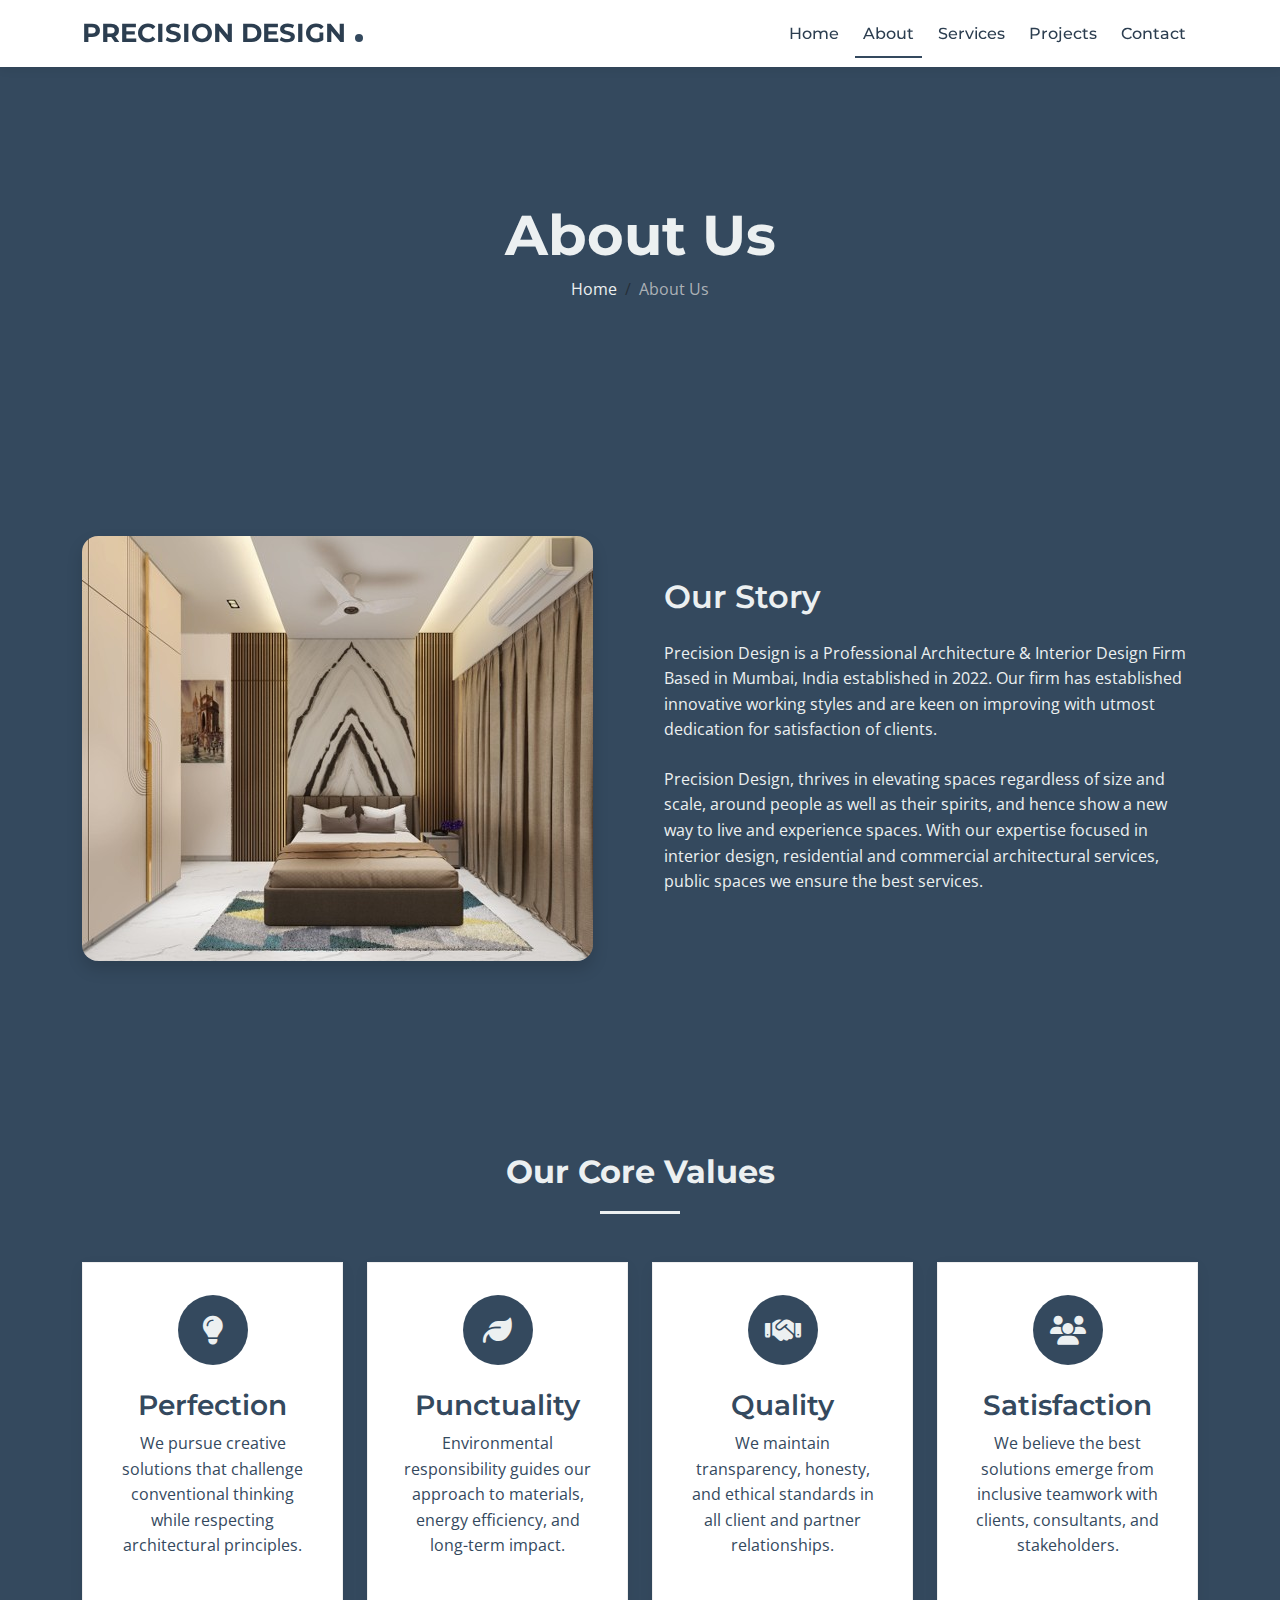
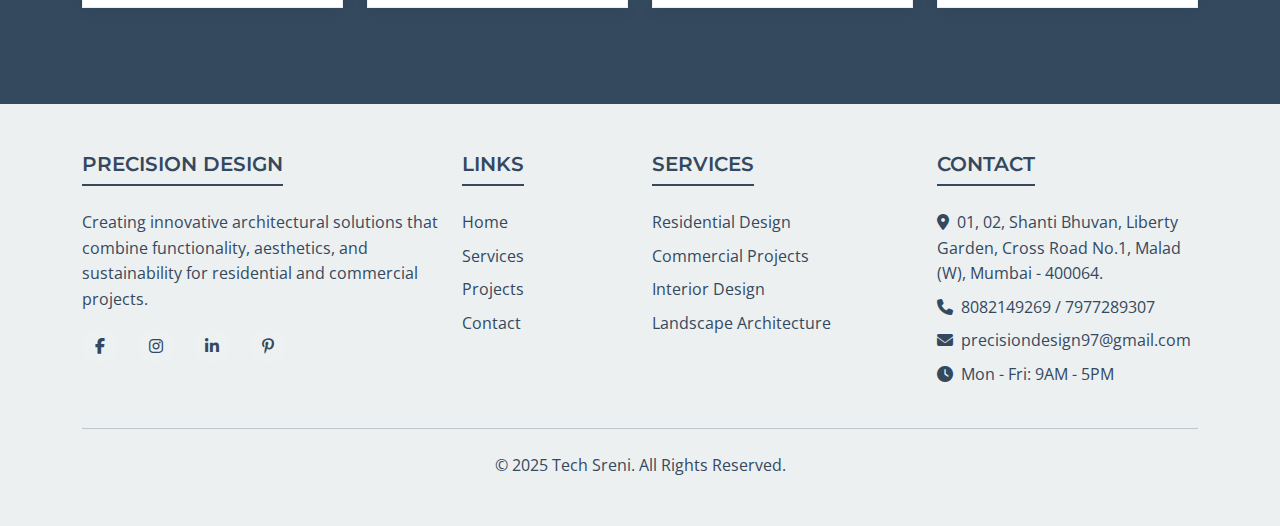
<file: about.html>
<!DOCTYPE html>
<html lang="en">
  <head>
    <meta charset="UTF-8" />
    <meta name="viewport" content="width=device-width, initial-scale=1.0" />
    <title>About Us - PRECISION DESIGN</title>
    <meta name="description" content="Learn about PRECISION DESIGN Design's team, values, and approach to architecture." />
    
    <!-- Bootstrap CSS -->
    <link href="https://cdn.jsdelivr.net/npm/bootstrap@5.3.0/dist/css/bootstrap.min.css" rel="stylesheet">
    
    <!-- Google Fonts -->
    <link rel="preconnect" href="https://fonts.googleapis.com">
    <link rel="preconnect" href="https://fonts.gstatic.com" crossorigin>
    <link href="https://fonts.googleapis.com/css2?family=Montserrat:wght@300;400;500;600;700&family=Open+Sans:wght@300;400;500;600&display=swap" rel="stylesheet">
    
    <!-- Font Awesome -->
    <link rel="stylesheet" href="https://cdnjs.cloudflare.com/ajax/libs/font-awesome/6.4.0/css/all.min.css">
    
    <!-- Custom CSS -->
    <link rel="stylesheet" href="css/styles.css">
    <link rel="stylesheet" href="css/mobile.css">
  </head>
  <body>
    <!-- Navigation -->
    <nav class="navbar navbar-expand-lg navbar-light fixed-top bg-white">
      <div class="container">
        <a class="navbar-brand" href="index.html">
          <span class="brand-text">PRECISION DESIGN</span>
          <span class="brand-dot"></span>
        </a>
        <button class="navbar-toggler" type="button" data-bs-toggle="collapse" data-bs-target="#navbarNav"
          aria-controls="navbarNav" aria-expanded="false" aria-label="Toggle navigation">
          <span class="navbar-toggler-icon"></span>
        </button>
        <div class="collapse navbar-collapse" id="navbarNav">
          <ul class="navbar-nav ms-auto">
            <li class="nav-item">
              <a class="nav-link" href="index.html">Home</a>
            </li>
            <li class="nav-item">
              <a class="nav-link active" href="about.html">About</a>
            </li>
            <li class="nav-item">
              <a class="nav-link" href="service.html">Services</a>
            </li>
            <li class="nav-item">
              <a class="nav-link" href="projects.html">Projects</a>
            </li>
            <li class="nav-item">
              <a class="nav-link" href="contact.html">Contact</a>
            </li>
          </ul>
        </div>
      </div>
    </nav>

    <!-- Page Header -->
    <header class="page-header">
      <div class="page-header-overlay"></div>
      <div class="container">
        <div class="row">
          <div class="col-12 text-center text-white">
            <h1 class="display-4 fw-bold">About Us</h1>
            <nav aria-label="breadcrumb">
              <ol class="breadcrumb justify-content-center">
                <li class="breadcrumb-item"><a href="index.html">Home</a></li>
                <li class="breadcrumb-item active" aria-current="page">About Us</li>
              </ol>
            </nav>
          </div>
        </div>
      </div>
    </header>

    <!-- About Us Section -->
    <section class="about-us-section py-5">
      <div class="container py-5">
        <div class="row g-5 align-items-center">
          <div class="col-lg-6">
            <img src="img/Patels/bedroom-1.jpg" alt="Office Building" class="img-fluid rounded-4 shadow">
          </div>
          <div class="col-lg-6">
            <h2 class="mb-4">Our Story</h2>
            <p class="mb-4">Precision Design is a Professional Architecture & Interior Design Firm Based in Mumbai, India established in 2022. Our firm has established innovative working styles and are keen on improving with utmost dedication for satisfaction of clients.</p>
            <p class="mb-4">Precision Design, thrives in elevating spaces regardless of size and scale, around people as well as their spirits, and hence show a new way to live and experience spaces. With our expertise focused in interior design, residential and commercial architectural services, public spaces we ensure the best services.</p>
          </div>
        </div>
      </div>
    </section>

    <!-- Our Values Section -->
    <section class="values-section py-5">
      <div class="container py-5">
        <div class="section-title text-center mb-5">
          <h2>Our Core Values</h2>
          <div class="title-line"></div>
        </div>
        <div class="row g-4">
          <!-- Value 1 -->
          <div class="col-md-6 col-lg-3">
            <div class="value-card text-center h-100">
              <div class="value-icon">
                <i class="fas fa-lightbulb"></i>
              </div>
              <h3>Perfection</h3>
              <p>We pursue creative solutions that challenge conventional thinking while respecting architectural principles.</p>
            </div>
          </div>
          
          <!-- Value 2 -->
          <div class="col-md-6 col-lg-3">
            <div class="value-card text-center h-100">
              <div class="value-icon">
                <i class="fas fa-leaf"></i>
              </div>
              <h3>Punctuality</h3>
              <p>Environmental responsibility guides our approach to materials, energy efficiency, and long-term impact.</p>
            </div>
          </div>
          
          <!-- Value 3 -->
          <div class="col-md-6 col-lg-3">
            <div class="value-card text-center h-100">
              <div class="value-icon">
                <i class="fas fa-handshake"></i>
              </div>
              <h3>Quality</h3>
              <p>We maintain transparency, honesty, and ethical standards in all client and partner relationships.</p>
            </div>
          </div>
          
          <!-- Value 4 -->
          <div class="col-md-6 col-lg-3">
            <div class="value-card text-center h-100">
              <div class="value-icon">
                <i class="fas fa-users"></i>
              </div>
              <h3>Satisfaction</h3>
              <p>We believe the best solutions emerge from inclusive teamwork with clients, consultants, and stakeholders.</p>
            </div>
          </div>
        </div>
      </div>
    </section>

    

    <!-- Awards Section -->
    <!-- <section class="awards-section bg-light py-5">
      <div class="container py-5">
        <div class="section-title text-center mb-5">
          <h2>Awards & Recognition</h2>
          <div class="title-line"></div>
        </div>
        <div class="row g-4 justify-content-center">
          <div class="col-md-6 col-lg-4">
            <div class="award-card text-center">
              <div class="award-icon">
                <i class="fas fa-trophy"></i>
              </div>
              <h3>Excellence in Design</h3>
              <p>American Architecture Awards</p>
              <p class="text-muted">2023</p>
            </div>
          </div>
          
          <div class="col-md-6 col-lg-4">
            <div class="award-card text-center">
              <div class="award-icon">
                <i class="fas fa-award"></i>
              </div>
              <h3>Sustainability Honor</h3>
              <p>Green Building Council</p>
              <p class="text-muted">2022</p>
            </div>
          </div>
          
          <div class="col-md-6 col-lg-4">
            <div class="award-card text-center">
              <div class="award-icon">
                <i class="fas fa-medal"></i>
              </div>
              <h3>Urban Design Award</h3>
              <p>International Architecture Association</p>
              <p class="text-muted">2021</p>
            </div>
          </div>
        </div>
      </div>
    </section> -->

    <!-- CTA Section -->
    <!-- <section class="cta-section text-white text-center py-5">
      <div class="container py-5">
        <h2 class="display-5 mb-4">Let's Work Together</h2>
        <p class="lead mb-5">Ready to start your architectural journey with us?</p>
        <a href="contact.html" class="btn btn-light btn-lg px-5">Contact Us</a>
      </div>
    </section> -->

    <!-- Footer -->
    <footer class="footer py-5">
      <div class="container">
        <div class="row g-4">
          <div class="col-lg-4 mb-4 mb-lg-0">
            <h5 class="text-uppercase mb-4">PRECISION DESIGN</h5>
            <p>Creating innovative architectural solutions that combine functionality, aesthetics, and sustainability for residential and commercial projects.</p>
            <div class="social-links">
              <a href="#" class="me-3"><i class="fab fa-facebook-f"></i></a>
              <a href="#" class="me-3"><i class="fab fa-instagram"></i></a>
              <a href="#" class="me-3"><i class="fab fa-linkedin-in"></i></a>
              <a href="#" class="me-3"><i class="fab fa-pinterest-p"></i></a>
            </div>
          </div>
          <div class="col-md-4 col-lg-2 mb-4 mb-md-0">
            <h5 class="text-uppercase mb-4">Links</h5>
            <ul class="list-unstyled">
              <li class="mb-2"><a href="index.html">Home</a></li>
              <li class="mb-2"><a href="service.html">Services</a></li>
              <li class="mb-2"><a href="projects.html">Projects</a></li>
              <li class="mb-2"><a href="contact.html">Contact</a></li>
            </ul>
          </div>
          <div class="col-md-4 col-lg-3 mb-4 mb-md-0">
            <h5 class="text-uppercase mb-4">Services</h5>
            <ul class="list-unstyled">
              <li class="mb-2"><a href="#">Residential Design</a></li>
              <li class="mb-2"><a href="#">Commercial Projects</a></li>
              <li class="mb-2"><a href="#">Interior Design</a></li>
              <li class="mb-2"><a href="#">Landscape Architecture</a></li>
            </ul>
          </div>
          <div class="col-md-4 col-lg-3">
            <h5 class="text-uppercase mb-4">Contact</h5>
            <ul class="list-unstyled contact-info">
              <li class="mb-2"><i class="fas fa-map-marker-alt me-2"></i>01, 02, Shanti Bhuvan, Liberty Garden, Cross Road No.1, Malad (W), Mumbai - 400064.</li>
              <li class="mb-2"><i class="fas fa-phone me-2"></i>8082149269 / 7977289307</li>
              <li class="mb-2"><i class="fas fa-envelope me-2"></i>precisiondesign97@gmail.com</li>
              <li class="mb-2"><i class="fas fa-clock me-2"></i>Mon - Fri: 9AM - 5PM</li>
            </ul>
          </div>
        </div>
        <hr class="my-4">
        <div class="text-center">
          <p class="mb-0">&copy; 2025 Tech Sreni. All Rights Reserved.</p>
        </div>
      </div>
    </footer>

    <!-- Bootstrap JS with Popper -->
    <script src="https://cdn.jsdelivr.net/npm/bootstrap@5.3.0/dist/js/bootstrap.bundle.min.js"></script>
    
    <!-- Custom JS -->
    <script src="js/main.js"></script>
  </body>
</html>
</file>
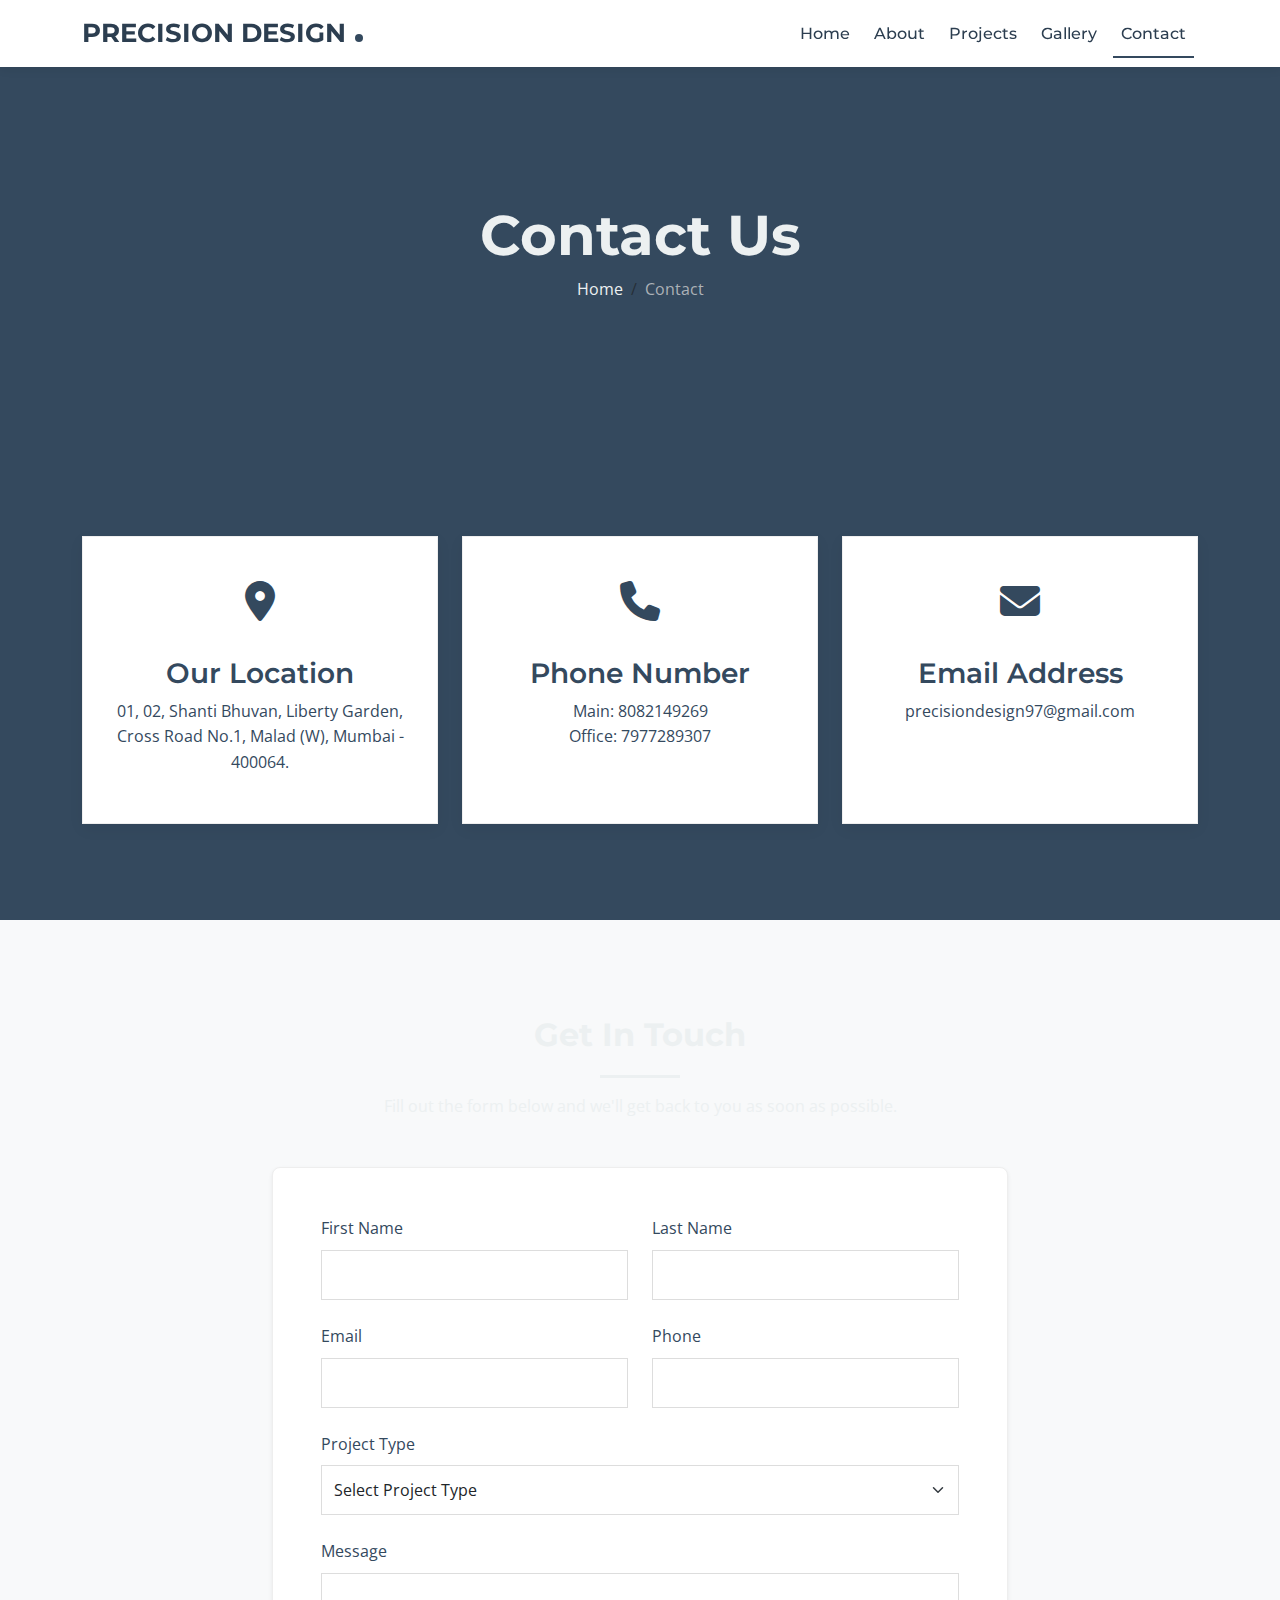
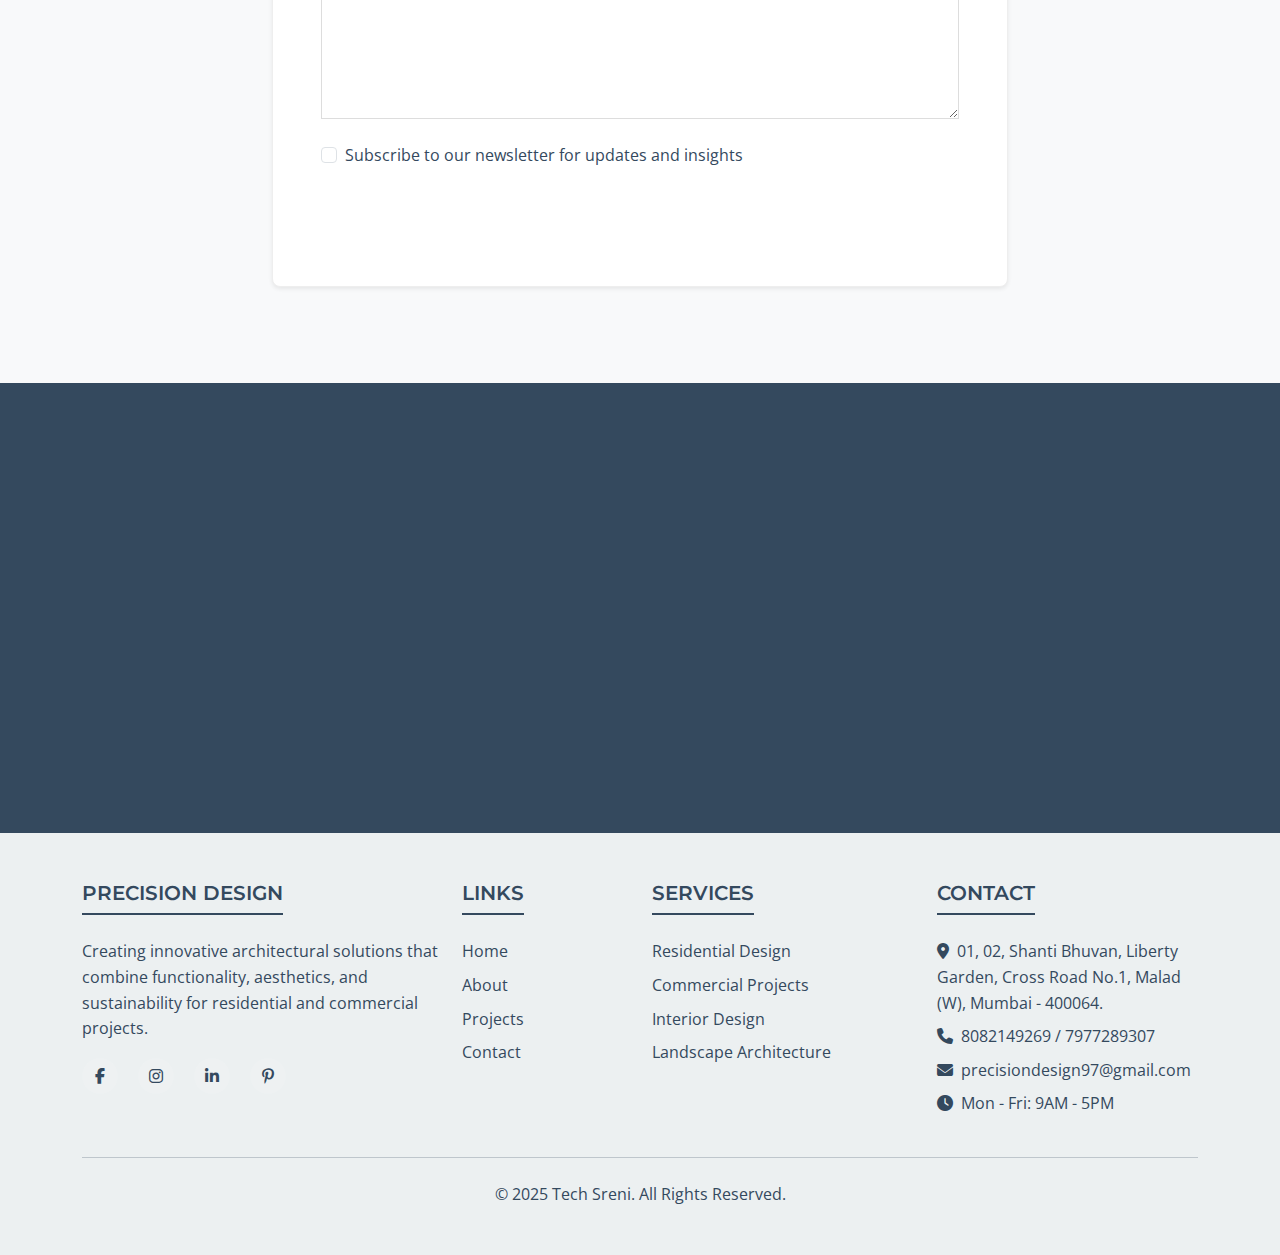
<file: contact.html>
<!DOCTYPE html>
<html lang="en">
  <head>
    <meta charset="UTF-8" />
    <meta name="viewport" content="width=device-width, initial-scale=1.0" />
    <title>Contact Us - PRECISION DESIGN</title>
    <meta name="description" content="Get in touch with PRECISION DESIGN for architectural inquiries and consultations." />
    
    <!-- Bootstrap CSS -->
    <link href="https://cdn.jsdelivr.net/npm/bootstrap@5.3.0/dist/css/bootstrap.min.css" rel="stylesheet">
    
    <!-- Google Fonts -->
    <link rel="preconnect" href="https://fonts.googleapis.com">
    <link rel="preconnect" href="https://fonts.gstatic.com" crossorigin>
    <link href="https://fonts.googleapis.com/css2?family=Montserrat:wght@300;400;500;600;700&family=Open+Sans:wght@300;400;500;600&display=swap" rel="stylesheet">
    
    <!-- Font Awesome -->
    <link rel="stylesheet" href="https://cdnjs.cloudflare.com/ajax/libs/font-awesome/6.4.0/css/all.min.css">
    
    <!-- Custom CSS -->
    <link rel="stylesheet" href="css/styles.css">
    <link rel="stylesheet" href="css/mobile.css">
  </head>
  <body>
    <!-- Navigation -->
    <nav class="navbar navbar-expand-lg navbar-light fixed-top bg-white">
      <div class="container">
        <a class="navbar-brand" href="index.html">
          <span class="brand-text">PRECISION DESIGN</span>
          <span class="brand-dot"></span>
        </a>
        <button class="navbar-toggler" type="button" data-bs-toggle="collapse" data-bs-target="#navbarNav"
          aria-controls="navbarNav" aria-expanded="false" aria-label="Toggle navigation">
          <span class="navbar-toggler-icon"></span>
        </button>
        <div class="collapse navbar-collapse" id="navbarNav">
          <ul class="navbar-nav ms-auto">
            <li class="nav-item">
              <a class="nav-link" href="index.html">Home</a>
            </li>
            <li class="nav-item">
              <a class="nav-link" href="about.html">About</a>
            </li>
            <li class="nav-item">
              <a class="nav-link" href="projects2.html">Projects</a>
            </li>
            <li class="nav-item">
              <a class="nav-link" href="projects.html">Gallery</a>
            </li>
            <li class="nav-item">
              <a class="nav-link active" href="contact.html">Contact</a>
            </li>
          </ul>
        </div>
      </div>
    </nav>

    <!-- Page Header -->
    <header class="page-header">
      <div class="page-header-overlay"></div>
      <div class="container">
        <div class="row">
          <div class="col-12 text-center text-white">
            <h1 class="display-4 fw-bold">Contact Us</h1>
            <nav aria-label="breadcrumb">
              <ol class="breadcrumb justify-content-center">
                <li class="breadcrumb-item"><a href="index.html">Home</a></li>
                <li class="breadcrumb-item active" aria-current="page">Contact</li>
              </ol>
            </nav>
          </div>
        </div>
      </div>
    </header>

    <!-- Contact Information Section -->
    <section class="contact-info-section py-5">
      <div class="container py-5">
        <div class="row g-4">
          <div class="col-md-4">
            <div class="contact-info-card text-center h-100">
              <div class="contact-icon">
                <i class="fas fa-map-marker-alt"></i>
              </div>
              <h3>Our Location</h3>
              <p>01, 02, Shanti Bhuvan, Liberty Garden, Cross Road No.1, Malad (W), Mumbai - 400064.</p>
            </div>
          </div>
          
          <div class="col-md-4">
            <div class="contact-info-card text-center h-100">
              <div class="contact-icon">
                <i class="fas fa-phone"></i>
              </div>
              <h3>Phone Number</h3>
              <p>Main: 8082149269 <br>Office: 7977289307</p>
            </div>
          </div>
          
          <div class="col-md-4">
            <div class="contact-info-card text-center h-100">
              <div class="contact-icon">
                <i class="fas fa-envelope"></i>
              </div>
              <h3>Email Address</h3>
              <p>precisiondesign97@gmail.com</p>
            </div>
          </div>
        </div>
      </div>
    </section>

    <!-- Contact Form Section -->
    <section class="contact-form-section bg-light py-5">
      <div class="container py-5">
        <div class="row justify-content-center">
          <div class="col-lg-8">
            <div class="section-title text-center mb-5">
              <h2>Get In Touch</h2>
              <div class="title-line"></div>
              <p class="text-muted mt-3">Fill out the form below and we'll get back to you as soon as possible.</p>
            </div>
            
            <div class="contact-form-wrapper bg-white p-4 p-md-5 rounded-3 shadow-sm">
              <form id="contactForm">
                <div class="row g-4">
                  <div class="col-md-6">
                    <div class="form-group">
                      <label for="firstName" class="form-label">First Name</label>
                      <input type="text" class="form-control" id="firstName" required>
                    </div>
                  </div>
                  
                  <div class="col-md-6">
                    <div class="form-group">
                      <label for="lastName" class="form-label">Last Name</label>
                      <input type="text" class="form-control" id="lastName" required>
                    </div>
                  </div>
                  
                  <div class="col-md-6">
                    <div class="form-group">
                      <label for="email" class="form-label">Email</label>
                      <input type="email" class="form-control" id="email" required>
                    </div>
                  </div>
                  
                  <div class="col-md-6">
                    <div class="form-group">
                      <label for="phone" class="form-label">Phone</label>
                      <input type="tel" class="form-control" id="phone">
                    </div>
                  </div>
                  
                  <div class="col-12">
                    <div class="form-group">
                      <label for="projectType" class="form-label">Project Type</label>
                      <select class="form-select" id="projectType">
                        <option selected disabled>Select Project Type</option>
                        <option value="residential">Residential</option>
                        <option value="commercial">Commercial</option>
                        <option value="interior">Interior Design</option>
                        <option value="landscape">Landscape</option>
                        <option value="other">Other</option>
                      </select>
                    </div>
                  </div>
                  
                  <div class="col-12">
                    <div class="form-group">
                      <label for="message" class="form-label">Message</label>
                      <textarea class="form-control" id="message" rows="5" required></textarea>
                    </div>
                  </div>
                  
                  <div class="col-12">
                    <div class="form-check">
                      <input class="form-check-input" type="checkbox" id="newsletter">
                      <label class="form-check-label" for="newsletter">
                        Subscribe to our newsletter for updates and insights
                      </label>
                    </div>
                  </div>
                  
                  <div class="col-12 text-center">
                    <button type="submit" class="btn btn-primary btn-lg px-5" id="submitBtn">Send Message</button>
                  </div>
                </div>
              </form>
            </div>
          </div>
        </div>
      </div>
    </section>

    <!-- Map Section -->
    <section class="map-section">
      <div class="container-fluid p-0">
        <div class="row g-0">
          <div class="col-12">
            <div class="map-wrapper" style="height: 450px;">
              <iframe src="https://www.google.com/maps/embed?pb=!1m18!1m12!1m3!1d3022.9663095343055!2d-74.00425868446538!3d40.74076904391376!2m3!1f0!2f0!3f0!3m2!1i1024!2i768!4f13.1!3m3!1m2!1s0x89c259bf5c1654f3%3A0xc80f9cfce5383d5d!2sEmpire%20State%20Building!5e0!3m2!1sen!2sus!4v1650568999730!5m2!1sen!2sus" width="100%" height="100%" style="border:0;" allowfullscreen="" loading="lazy" referrerpolicy="no-referrer-when-downgrade"></iframe>
            </div>
          </div>
        </div>
      </div>
    </section>

    <!-- Footer -->
    <footer class="footer py-5">
      <div class="container">
        <div class="row g-4">
          <div class="col-lg-4 mb-4 mb-lg-0">
            <h5 class="text-uppercase mb-4">PRECISION DESIGN</h5>
            <p>Creating innovative architectural solutions that combine functionality, aesthetics, and sustainability for residential and commercial projects.</p>
            <div class="social-links">
              <a href="#" class="me-3"><i class="fab fa-facebook-f"></i></a>
              <a href="#" class="me-3"><i class="fab fa-instagram"></i></a>
              <a href="#" class="me-3"><i class="fab fa-linkedin-in"></i></a>
              <a href="#" class="me-3"><i class="fab fa-pinterest-p"></i></a>
            </div>
          </div>
          <div class="col-md-4 col-lg-2 mb-4 mb-md-0">
            <h5 class="text-uppercase mb-4">Links</h5>
            <ul class="list-unstyled">
              <li class="mb-2"><a href="index.html">Home</a></li>
              <li class="mb-2"><a href="about.html">About</a></li>
              <li class="mb-2"><a href="projects.html">Projects</a></li>
              <li class="mb-2"><a href="contact.html">Contact</a></li>
            </ul>
          </div>
          <div class="col-md-4 col-lg-3 mb-4 mb-md-0">
            <h5 class="text-uppercase mb-4">Services</h5>
            <ul class="list-unstyled">
              <li class="mb-2"><a href="#">Residential Design</a></li>
              <li class="mb-2"><a href="#">Commercial Projects</a></li>
              <li class="mb-2"><a href="#">Interior Design</a></li>
              <li class="mb-2"><a href="#">Landscape Architecture</a></li>
            </ul>
          </div>
          <div class="col-md-4 col-lg-3">
            <h5 class="text-uppercase mb-4">Contact</h5>
            <ul class="list-unstyled contact-info">
              <li class="mb-2"><i class="fas fa-map-marker-alt me-2"></i>01, 02, Shanti Bhuvan, Liberty Garden, Cross Road No.1, Malad (W), Mumbai - 400064.</li>
              <li class="mb-2"><i class="fas fa-phone me-2"></i>8082149269 / 7977289307</li>
              <li class="mb-2"><i class="fas fa-envelope me-2"></i>precisiondesign97@gmail.com</li>
              <li class="mb-2"><i class="fas fa-clock me-2"></i>Mon - Fri: 9AM - 5PM</li>
            </ul>
          </div>
        </div>
        <hr class="my-4">
        <div class="text-center">
          <p class="mb-0">&copy; 2025 Tech Sreni. All Rights Reserved.</p>
        </div>
      </div>
    </footer>

    <!-- Bootstrap JS with Popper -->
    <script src="https://cdn.jsdelivr.net/npm/bootstrap@5.3.0/dist/js/bootstrap.bundle.min.js"></script>
    
    <!-- Custom JS -->
    <script src="js/main.js"></script>
  </body>
</html>
</file>
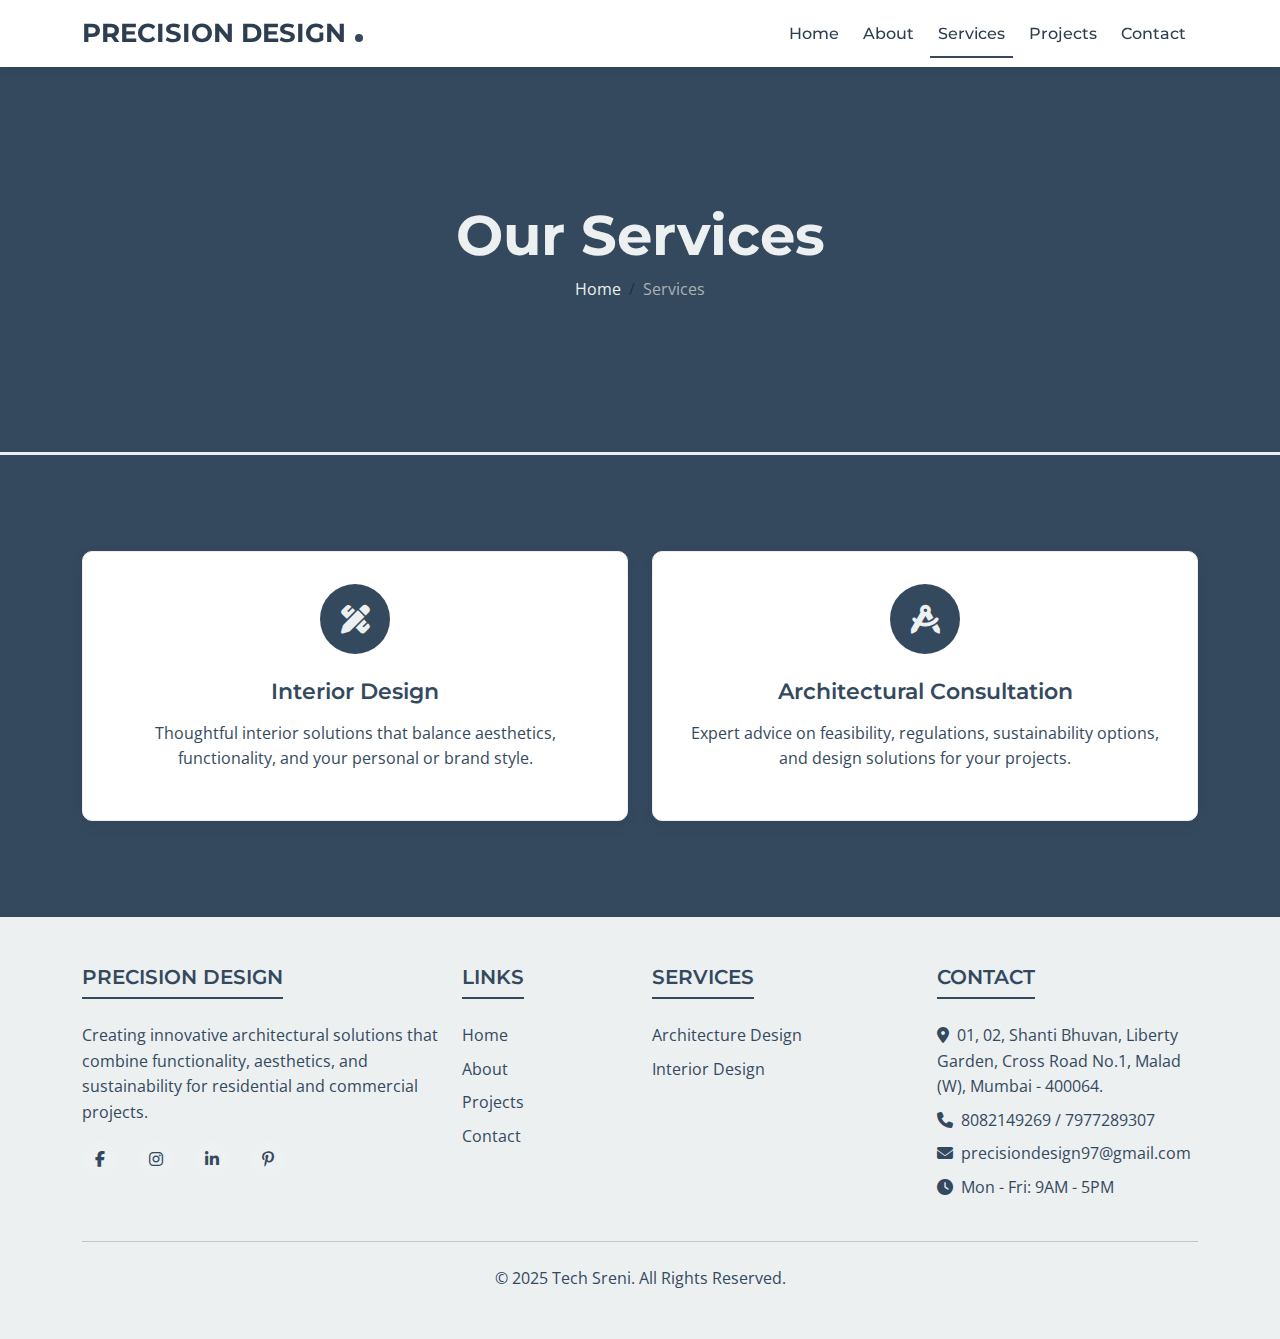
<file: service.html>
<!DOCTYPE html>
<html lang="en">
  <head>
    <meta charset="UTF-8" />
    <meta name="viewport" content="width=device-width, initial-scale=1.0" />
    <title>Our Projects - PRECISION DESIGN</title>
    <meta name="description" content="Explore PRECISION DESIGN's portfolio of residential and commercial architectural projects." />
    
    <!-- Bootstrap CSS -->
    <link href="https://cdn.jsdelivr.net/npm/bootstrap@5.3.0/dist/css/bootstrap.min.css" rel="stylesheet">
    
    <!-- Google Fonts -->
    <link rel="preconnect" href="https://fonts.googleapis.com">
    <link rel="preconnect" href="https://fonts.gstatic.com" crossorigin>
    <link href="https://fonts.googleapis.com/css2?family=Montserrat:wght@300;400;500;600;700&family=Open+Sans:wght@300;400;500;600&display=swap" rel="stylesheet">
    
    <!-- Font Awesome -->
    <link rel="stylesheet" href="https://cdnjs.cloudflare.com/ajax/libs/font-awesome/6.4.0/css/all.min.css">
    
    <!-- Custom CSS -->
    <link rel="stylesheet" href="css/styles.css">
    <link rel="stylesheet" href="css/mobile.css">
  </head>
  <body>
    <!-- Navigation -->
    <nav class="navbar navbar-expand-lg navbar-light fixed-top bg-white">
      <div class="container">
        <a class="navbar-brand" href="index.html">
          <span class="brand-text">PRECISION DESIGN</span>
          <span class="brand-dot"></span>
        </a>
        <button class="navbar-toggler" type="button" data-bs-toggle="collapse" data-bs-target="#navbarNav"
          aria-controls="navbarNav" aria-expanded="false" aria-label="Toggle navigation">
          <span class="navbar-toggler-icon"></span>
        </button>
        <div class="collapse navbar-collapse" id="navbarNav">
          <ul class="navbar-nav ms-auto">
            <li class="nav-item">
              <a class="nav-link" href="index.html">Home</a>
            </li>
            <li class="nav-item">
              <a class="nav-link" href="about.html">About</a>
            </li>
            <li class="nav-item">
              <a class="nav-link active" href="service.html">Services</a>
            </li>
            <li class="nav-item">
              <a class="nav-link" href="projects.html">Projects</a>
            </li>
            <li class="nav-item">
              <a class="nav-link" href="contact.html">Contact</a>
            </li>
          </ul>
        </div>
      </div>
    </nav>

    <!-- Page Header -->
    <header class="page-header">
      <div class="page-header-overlay"></div>
      <div class="container">
        <div class="row">
          <div class="col-12 text-center text-white">
            <h1 class="display-4 fw-bold">Our Services</h1>
            <nav aria-label="breadcrumb">
              <ol class="breadcrumb justify-content-center">
                <li class="breadcrumb-item"><a href="index.html">Home</a></li>
                <li class="breadcrumb-item active" aria-current="page">Services</li>
              </ol>
            </nav>
          </div>
        </div>
      </div>
    </header>

    <div class="title-line" style="width: 80rem;"></div>

    <section class="services-section py-5">
      <div class="container py-5">
        <div class="row g-4">
          <div class="col-md-6 col-lg-6">
            <div class="service-card h-100">
              <div class="service-icon">
                <i class="fas fa-pencil-ruler"></i>
              </div>
              <h3>Interior Design</h3>
              <p>Thoughtful interior solutions that balance aesthetics, functionality, and your personal or brand style.</p>
            </div>
          </div>
          <div class="col-md-6 col-lg-6">
            <div class="service-card h-100">
              <div class="service-icon">
                <i class="fas fa-drafting-compass"></i>
              </div>
              <h3>Architectural Consultation</h3>
              <p>Expert advice on feasibility, regulations, sustainability options, and design solutions for your projects.</p>
            </div>
          </div>
        </div>
      </div>
    </section>

    <!-- Footer -->
    <footer class="footer py-5">
      <div class="container">
        <div class="row g-4">
          <div class="col-lg-4 mb-4 mb-lg-0">
            <h5 class="text-uppercase mb-4">PRECISION DESIGN</h5>
            <p>Creating innovative architectural solutions that combine functionality, aesthetics, and sustainability for residential and commercial projects.</p>
            <div class="social-links">
              <a href="#" class="me-3"><i class="fab fa-facebook-f"></i></a>
              <a href="#" class="me-3"><i class="fab fa-instagram"></i></a>
              <a href="#" class="me-3"><i class="fab fa-linkedin-in"></i></a>
              <a href="#" class="me-3"><i class="fab fa-pinterest-p"></i></a>
            </div>
          </div>
          <div class="col-md-4 col-lg-2 mb-4 mb-md-0">
            <h5 class="text-uppercase mb-4">Links</h5>
            <ul class="list-unstyled">
              <li class="mb-2"><a href="index.html">Home</a></li>
              <li class="mb-2"><a href="about.html">About</a></li>
              <li class="mb-2"><a href="projects.html">Projects</a></li>
              <li class="mb-2"><a href="contact.html">Contact</a></li>
            </ul>
          </div>
          <div class="col-md-4 col-lg-3 mb-4 mb-md-0">
            <h5 class="text-uppercase mb-4">Services</h5>
            <ul class="list-unstyled">
              <li class="mb-2"><a href="#">Architecture Design</a></li>
              <li class="mb-2"><a href="#">Interior Design</a></li>
            </ul>
          </div>
          <div class="col-md-4 col-lg-3">
            <h5 class="text-uppercase mb-4">Contact</h5>
            <ul class="list-unstyled contact-info">
              <li class="mb-2"><i class="fas fa-map-marker-alt me-2"></i>01, 02, Shanti Bhuvan, Liberty Garden, Cross Road No.1, Malad (W), Mumbai - 400064.</li>
              <li class="mb-2"><i class="fas fa-phone me-2"></i>8082149269 / 7977289307</li>
              <li class="mb-2"><i class="fas fa-envelope me-2"></i>precisiondesign97@gmail.com</li>
              <li class="mb-2"><i class="fas fa-clock me-2"></i>Mon - Fri: 9AM - 5PM</li>
            </ul>
          </div>
        </div>
        <hr class="my-4">
        <div class="text-center">
          <p class="mb-0">&copy; 2025 Tech Sreni. All Rights Reserved.</p>
        </div>
      </div>
    </footer>

    <!-- Bootstrap JS with Popper -->
    <script src="https://cdn.jsdelivr.net/npm/bootstrap@5.3.0/dist/js/bootstrap.bundle.min.js"></script>
    
    <!-- Custom JS -->
    <script src="js/main.js"></script>
  </body>
</html>
</file>
<file: css/styles.css>
/* 
* PRECISION DESIGN - Custom CSS
* A modern architecture website theme
*/

/* Variables */
:root {
  --color-primary: #E67E22;       /* Terracotta */
  --color-secondary: #34495E;     /* Slate Blue */
  --color-dark: #2C3E50;          /* Charcoal */
  --color-light: #ECF0F1;         /* Off-white */
  --color-accent: #16A085;        /* Teal */
  --color-warning: #F39C12;       /* Amber */
  --font-primary: 'Montserrat', sans-serif;
  --font-secondary: 'Open Sans', sans-serif;
  --transition: all 0.3s ease;
}

/* Base Styles */
body {
  font-family: var(--font-secondary);
  color: var(--color-secondary);
  line-height: 1.6;
  overflow-x: hidden;
  padding-top: 80px; /* For fixed navbar */
  background-color: var(--color-secondary);
}

h1, h2, h4, h5, h6 {
  font-family: var(--font-primary);
  font-weight: 600;
  color: var(--color-light);
}

h3 {
  font-family: var(--font-primary);
  font-weight: 600;
  color: var(--color-secondary);
}

a {
  color: var(--color-primary);
  text-decoration: none;
  transition: var(--transition);
}

a:hover {
  color: var(--color-accent);
  text-decoration: none;
}

.btn {
  font-family: var(--font-primary);
  font-weight: 500;
  padding: 0.75rem 1.5rem;
  border-radius: 0;
  transition: var(--transition);
}

.btn-primary {
  background-color: var(--color-secondary);
  border-color: var(--color-secondary);
}

.btn-primary:hover {
  background-color: var(--color-secondary);
  border-color: var(--color-secondary);
}

.btn-outline-light {
  border-color: #000000;
  color: #000000;
}

.btn-outline-light:hover {
  background-color: #fff;
  color: var(--color-primary);
}

.centered-button {
  position: absolute; /* Position it absolutely in relation to its container */
  top: 50%;           /* Move the button 50% from the top of the viewport */
  left: 50%;          /* Move the button 50% from the left of the viewport */
  transform: translate(-50%, -50%); /* Offset the button by 50% of its width and height */
  padding: 10px 20px; /* Adjust padding as needed */
  background-color: #f39c12; /* Example button color */
  color: white;       /* Button text color */
  border: none;       /* Optional: remove the border */
  font-size: 16px;     /* Adjust font size */
  cursor: pointer;    /* Make the cursor pointer to show it is clickable */
}

/* Navigation */
.navbar {
  box-shadow: 0 2px 10px rgba(0, 0, 0, 0.08);
  transition: var(--transition);
}

.navbar-brand {
  font-family: var(--font-primary);
  font-weight: 700;
  font-size: 1.6rem;
  position: relative;
}

.brand-text {
  color: var(--color-dark);
}

.brand-dot {
  display: inline-block;
  width: 8px;
  height: 8px;
  background-color: var(--color-secondary);
  border-radius: 50%;
  margin-left: 2px;
}

.nav-item {
  margin: 0 0.25rem;
}

.nav-link {
  font-family: var(--font-primary);
  font-weight: 500;
  color: var(--color-dark) !important;
  padding: 0.75rem 1rem;
  position: relative;
}

.nav-link::after {
  content: '';
  position: absolute;
  width: 0;
  height: 2px;
  bottom: 0;
  left: 0;
  background-color: var(--color-secondary);
  transition: var(--transition);
}

.nav-link:hover::after,
.nav-link.active::after {
  width: 100%;
}

/* Hero Section */
.hero-section {
  height: 90vh;
  /* background-image: url('https://images.unsplash.com/photo-1487958449943-2429e8be8625'); */
  background-size: cover;
  background-position: center;
  position: relative;
  color: #fff;
}

.hero-overlay {
  position: absolute;
  top: 0;
  left: 0;
  width: 100%;
  height: 100%;
  background-color: rgba(255, 255, 255, 0);
}

p.lead.mb-5 {
  color: var(--color-light);
}

/* Section Styles */
.section-title {
  position: relative;
  margin-bottom: 3rem;
}

.section-title h2 {
  font-weight: 700;
  position: relative;
  display: inline-block;
}

.title-line {
  width: 80px;
  height: 3px;
  background-color: var(--color-light);
  margin: 0.75rem auto 0;
}

/* Services Section */
.service-card {
  background-color: #fff;
  border: 1px solid #eee;
  padding: 2rem;
  text-align: center;
  box-shadow: 0 5px 15px rgba(0, 0, 0, 0.05);
  transition: var(--transition);
  border-radius: 10px;
}

.service-card:hover {
  transform: translateY(-10px);
  box-shadow: 0 15px 30px rgba(0, 0, 0, 0.1);
  border-color: var(--color-primary);
}

.service-icon {
  width: 70px;
  height: 70px;
  background-color: var(--color-secondary);
  border-radius: 50%;
  display: flex;
  align-items: center;
  justify-content: center;
  margin: 0 auto 1.5rem;
  font-size: 1.8rem;
  color: var(--color-light);
  transition: var(--transition);
}

.service-card:hover .service-icon {
  background-color: var(--color-light);
  color: var(--color-secondary);
}

.service-card h3 {
  margin-bottom: 1rem;
  font-size: 1.4rem;
}

/* Projects Section */
.project-card {
  position: relative;
  margin-bottom: 1rem;
  box-shadow: 0 5px 15px rgba(0, 0, 0, 0.05);
  background-color: #fff;
  transition: var(--transition);
}

.project-card:hover {
  transform: translateY(-5px);
  box-shadow: 0 15px 30px rgba(0, 0, 0, 0.1);
}

.project-img {
  position: relative;
  overflow: hidden;
}

.project-img img {
  transition: transform 0.8s ease;
}

.project-card:hover .project-img img {
  transform: scale(1.05);
}

.project-overlay {
  position: absolute;
  top: 0;
  left: 0;
  width: 100%;
  height: 100%;
  background-color: rgba(0, 0, 0, 0.7);
  display: flex;
  align-items: center;
  justify-content: center;
  opacity: 0;
  transition: var(--transition);
}

.project-card:hover .project-overlay {
  opacity: 1;
}

.project-info {
  padding: 1.5rem;
}

.project-info h3 {
  margin-bottom: 0.5rem;
  font-size: 1.2rem;
}

.project-info p {
  color: #777;
  margin-bottom: 0;
}

/* carousel */

.carousel {
  height: 300px; /* Fixed height for carousel */
}

.carousel-inner {
  height: 100%;
}

.carousel-inner img {
  height: 290px; /* Fixed height for square thumbnail */
  width: 300px !important; /* Fixed width for square thumbnail */
  object-fit: cover; /* Ensures images fill the square without distortion */
  border-radius: 10px; /* Optional: Rounded corners for better aesthetics */
  margin: 0 auto; /* Centers the image */
}

/* Image Modal */
.modal-dialog {
  max-width: Auto; /* Ensure the modal does not exceed the viewport width */
  max-height: 90vh; /* Modal fits within 90% of the viewport height */
}

.modal-content {
  height: auto; /* Let the modal content adapt to its content */
  max-height: 90vh; /* Ensure content doesn't overflow */
  overflow-y: auto; /* Enable scrolling for overflowing content */
}

.modal-body img {
  max-height: 75vh; /* Ensure the image fits within the modal */
  width: auto; /* Maintain aspect ratio */
  object-fit: contain; /* Keep the image proportional */
}

.modal-title {
  color: var(--color-secondary);
}


/* Default for larger screens: Display images in a row */
.d-flex {
  display: flex;
  flex-direction: row;
  justify-content: center; /* Center images within the slide */
  align-items: center; /* Vertically align images */
  gap: 10px; /* Space between images */
}

/* Each image container */
.d-flex > div {
  flex: 1;
  max-width: 33.33%; /* Three images per row */
  box-sizing: border-box;
}
.p-2 {
  padding: 5px;
}
/* Media query for smaller screens: only 1 image per slide */
@media (max-width: 768px) {
  .d-flex {
      flex-direction: column; /* Stack images vertically */
  }
  .d-flex > div {
      max-width: 100%; /* Full width for each image */
  }
  .carousel-inner img {
      height: auto; /* Adjust height for better display */
      width: 100%; /* Maintain responsive width */
  }
}

/* Testimonials Section */
.testimonials-section {
  background-color: var(--color-secondary);
}

.testimonial-card {
  padding: 2rem 1rem;
}

.testimonial-content {
  position: relative;
  padding: 1.5rem 2rem;
  background-color: var(--color-light);
  border-radius: 10px;
  margin-bottom: 2rem;
}

.testimonial-content:after {
  content: "";
  position: absolute;
  bottom: -10px;
  left: 50%;
  transform: translateX(-50%);
  border-width: 10px 10px 0;
  border-style: solid;
  border-color: var(--color-light) transparent transparent transparent;
}

.testimonial-content p {
  font-style: italic;
  margin-bottom: 0;
}

.testimonial-author h5 {
  margin-bottom: 0.25rem;
}

.testimonial-author p {
  color: var(--color-light);
  margin-bottom: 0;
}

.carousel-indicators {
  bottom: -40px;
}

.carousel-indicators button {
  width: 12px !important;
  height: 12px !important;
  border-radius: 50%;
  background-color: var(--color-light) !important;
  opacity: 0.3;
}

.carousel-indicators button.active {
  opacity: 1;
}

.carousel-control-prev-icon,
.carousel-control-next-icon {
  filter: invert(53%) sepia(97%) saturate(362%) hue-rotate(344deg) brightness(97%) contrast(95%);
}

/* CTA Section */
.cta-section {
  background-image: linear-gradient(rgba(0, 0, 0, 0.7), rgba(0, 0, 0, 0.7)), url('https://images.unsplash.com/photo-1493397212122-2b85dda8106b');
  background-size: cover;
  background-position: center;
  background-attachment: fixed;
  position: relative;
}

/* Footer */
.footer {
  background-color: var(--color-light);
  color: var(--color-secondary);
}

.footer h5 {
  color: var(--color-secondary);
  border-bottom: 2px solid var(--color-secondary);
  display: inline-block;
  padding-bottom: 0.5rem;
}

.footer p {
  color: var(--color-secondary);
}

.footer a {
  color: var(--color-secondary);
  transition: var(--transition);
}

.footer a:hover {
  color: var(--color-secondary);
  padding-left: 5px;
}

.social-links a {
  display: inline-block;
  width: 36px;
  height: 36px;
  line-height: 36px;
  text-align: center;
  background-color: rgba(255, 255, 255, 0.1);
  border-radius: 50%;
  transition: var(--transition);
}

.social-links a:hover {
  background-color: var(--color-secondary);
  color: var(--color-light);
  transform: translateY(-3px);
}

.contact-info i {
  color: var(--color-secondary);
}

/* Page Header */
.page-header {
  height: 40vh;
  /* background-image: url('https://images.unsplash.com/photo-1487958449943-2429e8be8625'); */
  background-size: cover;
  background-position: center;
  position: relative;
  display: flex;
  align-items: center;
  justify-content: center;
}

.page-header-overlay {
  position: absolute;
  top: 0;
  left: 0;
  width: 100%;
  height: 100%;
  background-color: rgba(0, 0, 0, 0);
  z-index: -1;
}

.breadcrumb-item a {
  color: var(--color-light);
}

/* About Page */

.mb-4 {
  color: var(--color-light);
}

.value-card {
  padding: 2rem;
  background-color: #fff;
  border: 1px solid #eee;
  box-shadow: 0 5px 15px rgba(0, 0, 0, 0.05);
  transition: var(--transition);
}

.value-card:hover {
  transform: translateY(-10px);
  box-shadow: 0 15px 30px rgba(0, 0, 0, 0.1);
  border-color: var(--color-secondary);
}

.value-icon {
  width: 70px;
  height: 70px;
  background-color: var(--color-secondary);
  border-radius: 50%;
  display: flex;
  align-items: center;
  justify-content: center;
  margin: 0 auto 1.5rem;
  font-size: 1.8rem;
  color: var(--color-light);
  transition: var(--transition);
}

.value-card:hover .value-icon {
  background-color: var(--color-light);
  color: var(--color-secondary);
}

/* Project Page */

.container.gallery {
  display: flex;
  flex-direction: column;
  justify-content: center;
  align-items: center;
  text-align: center;
}

.container.gallery .boxed-gallery {
  display: flex;
  flex-direction: row;
  justify-content: space-evenly;

}

.container.gallery .boxed-gallery .gallery-images {
  display: flex;
  flex-direction: column;
  width: 20%;
}
.container.gallery .boxed-gallery .gallery-images img {
  width: 100%;
}



/* Team Section */
.team-card {
  margin-bottom: 2rem;
  transition: var(--transition);
}

.team-img {
  position: relative;
  margin-bottom: 1.2rem;
}

.team-img img {
  width: 180px;
  height: 180px;
  object-fit: cover;
  border: 5px solid #fff;
  box-shadow: 0 5px 15px rgba(0, 0, 0, 0.1);
}

.team-info h3 {
  font-size: 1.2rem;
  margin-bottom: 0.5rem;
}

.team-social {
  margin-top: 1rem;
}

.team-social a {
  display: inline-block;
  width: 32px;
  height: 32px;
  line-height: 32px;
  text-align: center;
  background-color: var(--color-light);
  color: var(--color-dark);
  border-radius: 50%;
  margin: 0 5px;
  transition: var(--transition);
}

.team-social a:hover {
  background-color: var(--color-primary);
  color: #fff;
  transform: translateY(-3px);
}

/* Awards Section */
.award-card {
  padding: 2rem;
  background-color: #fff;
  border: 1px solid #eee;
  box-shadow: 0 5px 15px rgba(0, 0, 0, 0.05);
  transition: var(--transition);
}

.award-card:hover {
  transform: translateY(-5px);
  box-shadow: 0 15px 30px rgba(0, 0, 0, 0.1);
}

.award-icon {
  color: var(--color-primary);
  font-size: 2.5rem;
  margin-bottom: 1.5rem;
}

/* Projects Filter */
.nav-pills .nav-link {
  color: var(--color-secondary);
  border-radius: 30px;
  padding: 0.5rem 1.5rem;
  margin: 0 0.25rem 0.5rem;
  transition: var(--transition);
}

.nav-pills .nav-link.active {
  background-color: var(--color-primary);
  color: #fff !important;
}

/* Contact Page */
.contact-info-card {
  padding: 2rem;
  background-color: #fff;
  border: 1px solid #eee;
  box-shadow: 0 5px 15px rgba(0, 0, 0, 0.05);
  transition: var(--transition);
}

.contact-info-card:hover {
  transform: translateY(-10px);
  box-shadow: 0 15px 30px rgba(0, 0, 0, 0.1);
  border-color: var(--color-primary);
}

.text-muted {
  color: var(--color-light) !important;
}

.contact-icon {
  font-size: 2.5rem;
  color: var(--color-secondary);
  margin-bottom: 1.5rem;
}

.contact-form-wrapper {
  border: 1px solid #eee;
}

.form-control, .form-select {
  border-radius: 0;
  padding: 0.75rem;
  border-color: #ddd;
}

.form-control:focus, .form-select:focus {
  box-shadow: none;
  border-color: var(--color-secondary);
}

/* Responsive Styles */
@media (max-width: 991px) {
  .hero-section {
    height: 80vh;
  }
  
  .navbar-collapse {
    background-color: #fff;
    padding: 1rem;
    box-shadow: 0px 20px 15px rgb(44 62 80 / 45%);
    margin-top: 1em;
  }
}

@media (max-width: 768px) {
  .hero-section {
    height: 70vh;
  }
  
  .page-header {
    height: 30vh;
  }
}

@media (max-width: 576px) {
  .service-card,
  .project-card,
  .testimonial-card,
  .contact-info-card {
    padding: 1.5rem;
  }
  
  .section-title {
    margin-bottom: 2rem;
  }
}

.breadcrumb-item.active {
  color: rgba(213, 213, 213, 0.75) !important;
}

/* WhatsApp Button */

#whatsapp-button {
  position: fixed;
  bottom: 20px;
  right: 20px;
  z-index: 999;
  background-color: #25d366;
  border-radius: 50%;
  padding: 10px;
  box-shadow: 0 4px 6px rgba(0,0,0,0.2);
  transition: transform 0.3s ease;
}

#whatsapp-button:hover {
  transform: scale(1.1);
}

/* project gallery */

.gallery {
  column-gap: 10px;
  padding: 10px;
  padding-left: 100px;
  padding-right: 100px;
}

.gallery-item {
  break-inside: avoid;
  margin-bottom: 10px;
}

.gallery img {
  width: 100%;
  border-radius: 8px;
  cursor: pointer;
  transition: transform 0.2s;
}

.gallery img:hover {
  transform: scale(1.03);
}

.caption {
  font-size: 14px;
  margin-top: 4px;
  color: #ffffff;
  text-align: center;
}

.popup {
  display: none;
  position: fixed;
  top: 0; left: 0;
  width: 100%; height: 100%;
  background: rgba(0,0,0,0.85);
  justify-content: center;
  align-items: center;
  z-index: 1000;
  flex-direction: column;
  color: white;
}

.popup img {
  max-width: 90%;
  max-height: 80vh;
  border-radius: 8px;
}

.popup .caption {
  color: white;
  margin-top: 12px;
}

.controls {
  margin-top: 20px;
  display: flex;
  gap: 20px;
}

.btn {
  background: white;
  border: none;
  padding: 10px 20px;
  border-radius: 5px;
  cursor: pointer;
  font-size: 16px;
}

.btn:hover {
  background: #ddd;
}

@media (max-width: 768px) {
  .gallery {
    column-count: 2 !important;
  }
}

@media (max-width: 480px) {
  .gallery {
    column-count: 1 !important;
  }
}
</file>
<file: css/mobile.css>
/* MEDIA QUERY FOR MAX WIDTH 430PX */

@media (max-width: 430px) {
    p.lead.mb-5 {
        margin-bottom: 0px !important;
    }
    
    .carousel-control-next, .carousel-control-prev {
        bottom: 178px;
        width: 80%;
        opacity: 1.5;
    }

    .container.mt-5 {
        margin-bottom: 0%;
    }

    a.navbar-brand {
        font-size: 1.2em;
    }

    /* .hero-section {
        background: white;
    } */

    h1.display-4.fw-bold {
        font-size: 1.4em;
    }

    p.lead.mb-5 {
        font-size: 1em;
    }

    .btn {
        font-size: .83em;
        margin-top: 2em;
    }

    h3 {
        font-size: 22.4px;
    }

    .btn-outline-light {
        border-color: white;
        color: #000000;
        background: #ffffffab;
    }

    .carousel-inner {
        display: block; /* Stack images vertically on small screens */
      }
    
      .carousel-item img {
        max-height: 300px !important; /* Restrict height for better viewability */
      }

      .carousel-item img {
        max-height: 500px; /* Larger images on bigger screens */
      }

      /* gallery */

      
}
</file>
